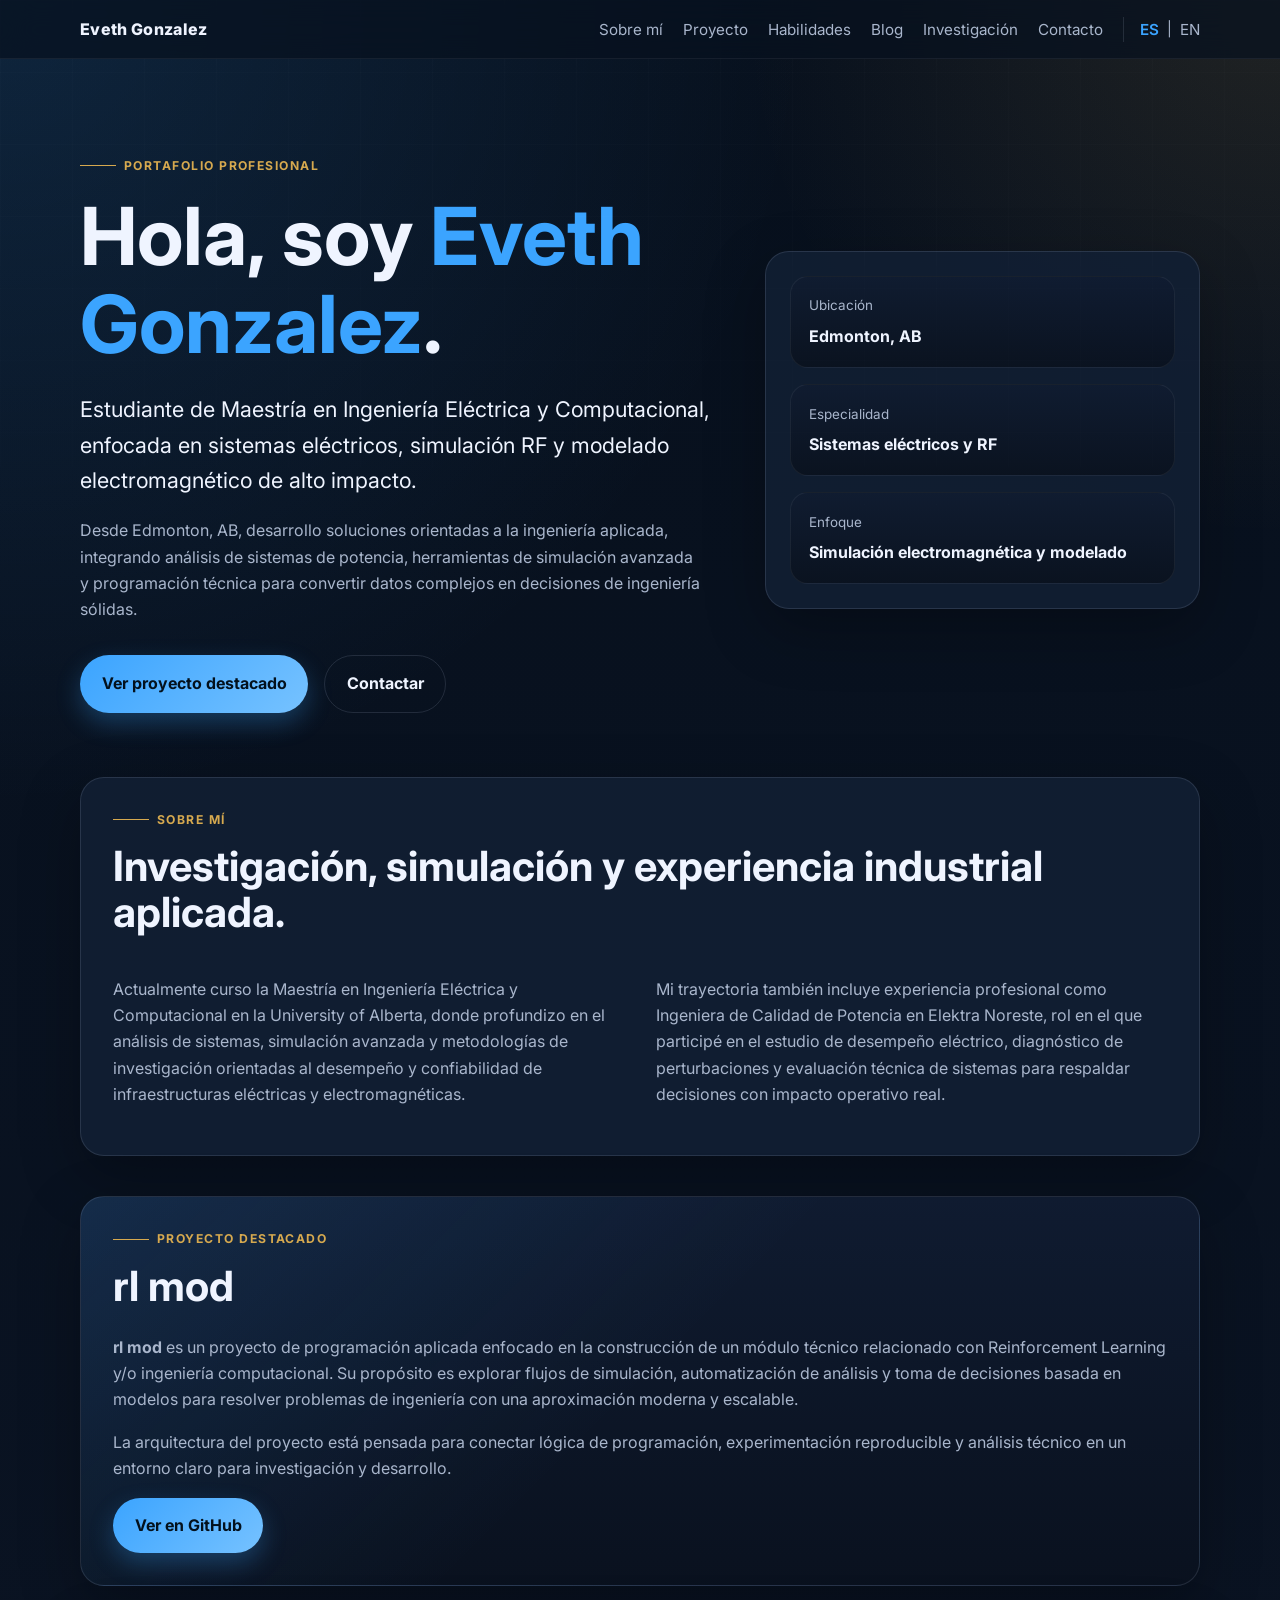
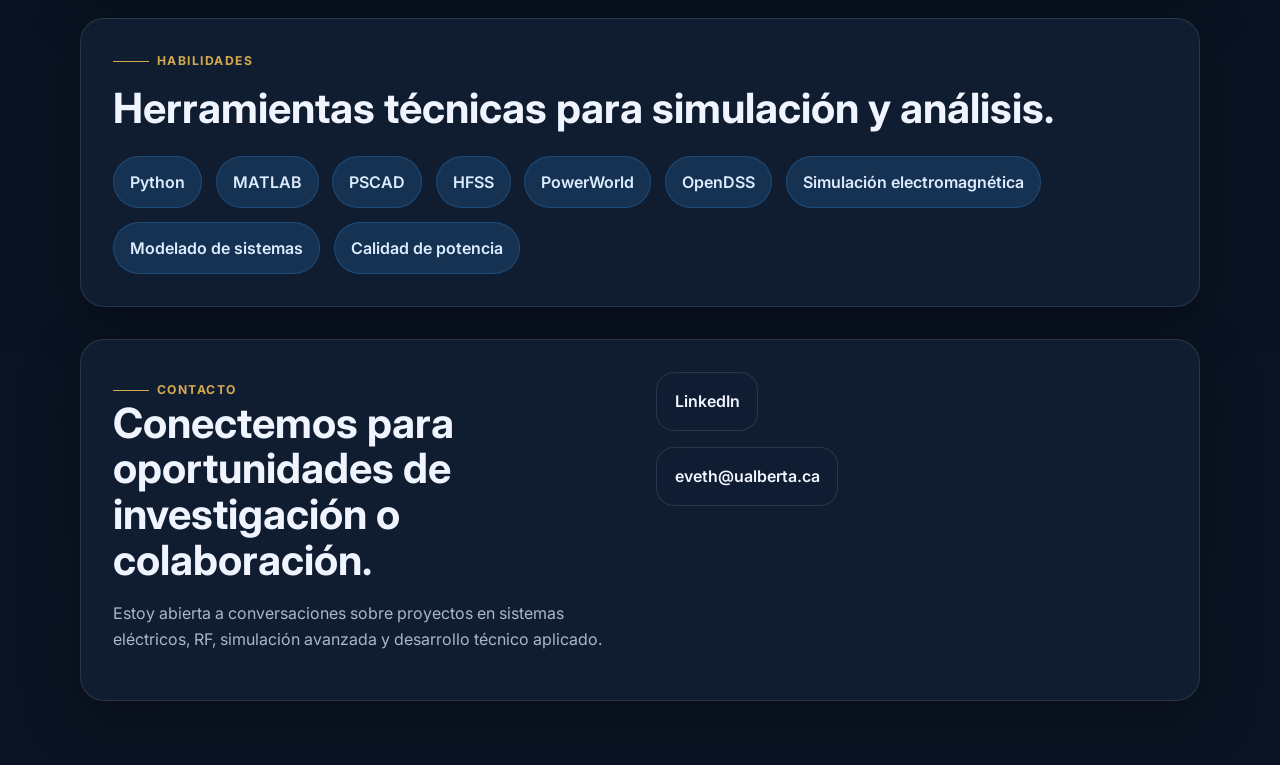
<file: index.html>
<!DOCTYPE html>
<html lang="es">
  <head>
    <meta charset="UTF-8" />
    <meta name="viewport" content="width=device-width, initial-scale=1.0" />
    <meta
      name="description"
      content="Portafolio profesional de Eveth Gonzalez, especialista en simulación electromagnética, modelado de sistemas y calidad de potencia."
    />
    <title>Eveth Gonzalez | Portafolio Profesional</title>
    <link rel="preconnect" href="https://fonts.googleapis.com" />
    <link rel="preconnect" href="https://fonts.gstatic.com" crossorigin />
    <link
      href="https://fonts.googleapis.com/css2?family=Inter:wght@400;500;600;700;800&display=swap"
      rel="stylesheet"
    />
    <link rel="stylesheet" href="style.css" />
  </head>
  <body>
    <header class="site-header">
      <div class="container nav-wrapper">
        <a class="brand" href="#hero">Eveth Gonzalez</a>
        <nav class="site-nav" aria-label="Navegación principal">
          <a href="#about">Sobre mí</a>
          <a href="#project">Proyecto</a>
          <a href="#skills">Habilidades</a>
          <a href="blog.html">Blog</a>
          <a href="investigacion.html">Investigación</a>
          <a href="#contact">Contacto</a>
          <div class="lang-switcher">
            <a href="index.html" class="active" style="color: var(--accent); font-weight: 600;">ES</a> | <a href="index-en.html">EN</a>
          </div>
        </nav>
      </div>
    </header>

    <main>
      <section id="hero" class="hero-section">
        <div class="container hero-grid">
          <div class="hero-copy">
            <span class="eyebrow">Portafolio profesional</span>
            <h1>Hola, soy <span>Eveth Gonzalez</span>.</h1>
            <p class="hero-subtitle">
              Estudiante de Maestría en Ingeniería Eléctrica y Computacional,
              enfocada en sistemas eléctricos, simulación RF y modelado
              electromagnético de alto impacto.
            </p>
            <p class="hero-description">
              Desde Edmonton, AB, desarrollo soluciones orientadas a la
              ingeniería aplicada, integrando análisis de sistemas de potencia,
              herramientas de simulación avanzada y programación técnica para
              convertir datos complejos en decisiones de ingeniería sólidas.
            </p>
            <div class="hero-actions">
              <a class="button button-primary" href="#project">Ver proyecto destacado</a>
              <a class="button button-secondary" href="#contact">Contactar</a>
            </div>
          </div>

          <aside class="hero-card" aria-label="Resumen profesional">
            <div class="stat-card">
              <span class="stat-label">Ubicación</span>
              <strong>Edmonton, AB</strong>
            </div>
            <div class="stat-card">
              <span class="stat-label">Especialidad</span>
              <strong>Sistemas eléctricos y RF</strong>
            </div>
            <div class="stat-card">
              <span class="stat-label">Enfoque</span>
              <strong>Simulación electromagnética y modelado</strong>
            </div>
          </aside>
        </div>
      </section>

      <section id="about" class="content-section">
        <div class="container section-shell">
          <div class="section-heading">
            <span class="section-tag">Sobre mí</span>
            <h2>Investigación, simulación y experiencia industrial aplicada.</h2>
          </div>
          <div class="section-content two-column">
            <p>
              Actualmente curso la Maestría en Ingeniería Eléctrica y
              Computacional en la University of Alberta, donde profundizo en el
              análisis de sistemas, simulación avanzada y metodologías de
              investigación orientadas al desempeño y confiabilidad de
              infraestructuras eléctricas y electromagnéticas.
            </p>
            <p>
              Mi trayectoria también incluye experiencia profesional como
              Ingeniera de Calidad de Potencia en Elektra Noreste, rol en el que
              participé en el estudio de desempeño eléctrico, diagnóstico de
              perturbaciones y evaluación técnica de sistemas para respaldar
              decisiones con impacto operativo real.
            </p>
          </div>
        </div>
      </section>

      <section id="project" class="content-section project-section">
        <div class="container section-shell project-card">
          <div class="section-heading compact">
            <span class="section-tag">Proyecto destacado</span>
            <h2>rl mod</h2>
          </div>
          <p>
            <strong>rl mod</strong> es un proyecto de programación aplicada
            enfocado en la construcción de un módulo técnico relacionado con
            Reinforcement Learning y/o ingeniería computacional. Su propósito es
            explorar flujos de simulación, automatización de análisis y toma de
            decisiones basada en modelos para resolver problemas de ingeniería
            con una aproximación moderna y escalable.
          </p>
          <p>
            La arquitectura del proyecto está pensada para conectar lógica de
            programación, experimentación reproducible y análisis técnico en un
            entorno claro para investigación y desarrollo.
          </p>
          <a
            class="button button-primary"
            href="https://github.com/"
            target="_blank"
            rel="noreferrer"
          >
            Ver en GitHub
          </a>
        </div>
      </section>

      <section id="skills" class="content-section">
        <div class="container section-shell">
          <div class="section-heading compact">
            <span class="section-tag">Habilidades</span>
            <h2>Herramientas técnicas para simulación y análisis.</h2>
          </div>
          <div class="tags" aria-label="Habilidades técnicas">
            <span class="tag">Python</span>
            <span class="tag">MATLAB</span>
            <span class="tag">PSCAD</span>
            <span class="tag">HFSS</span>
            <span class="tag">PowerWorld</span>
            <span class="tag">OpenDSS</span>
            <span class="tag">Simulación electromagnética</span>
            <span class="tag">Modelado de sistemas</span>
            <span class="tag">Calidad de potencia</span>
          </div>
        </div>
      </section>

      <section id="contact" class="content-section contact-section">
        <div class="container section-shell contact-grid">
          <div>
            <span class="section-tag">Contacto</span>
            <h2>Conectemos para oportunidades de investigación o colaboración.</h2>
            <p>
              Estoy abierta a conversaciones sobre proyectos en sistemas
              eléctricos, RF, simulación avanzada y desarrollo técnico aplicado.
            </p>
          </div>
          <div class="contact-links">
            <a href="https://linkedin.com/in/eveth-gonzalez" target="_blank" rel="noreferrer">
              LinkedIn
            </a>
            <a href="mailto:eveth@ualberta.ca">eveth@ualberta.ca</a>
          </div>
        </div>
      </section>
    </main>
  </body>
</html>
</file>
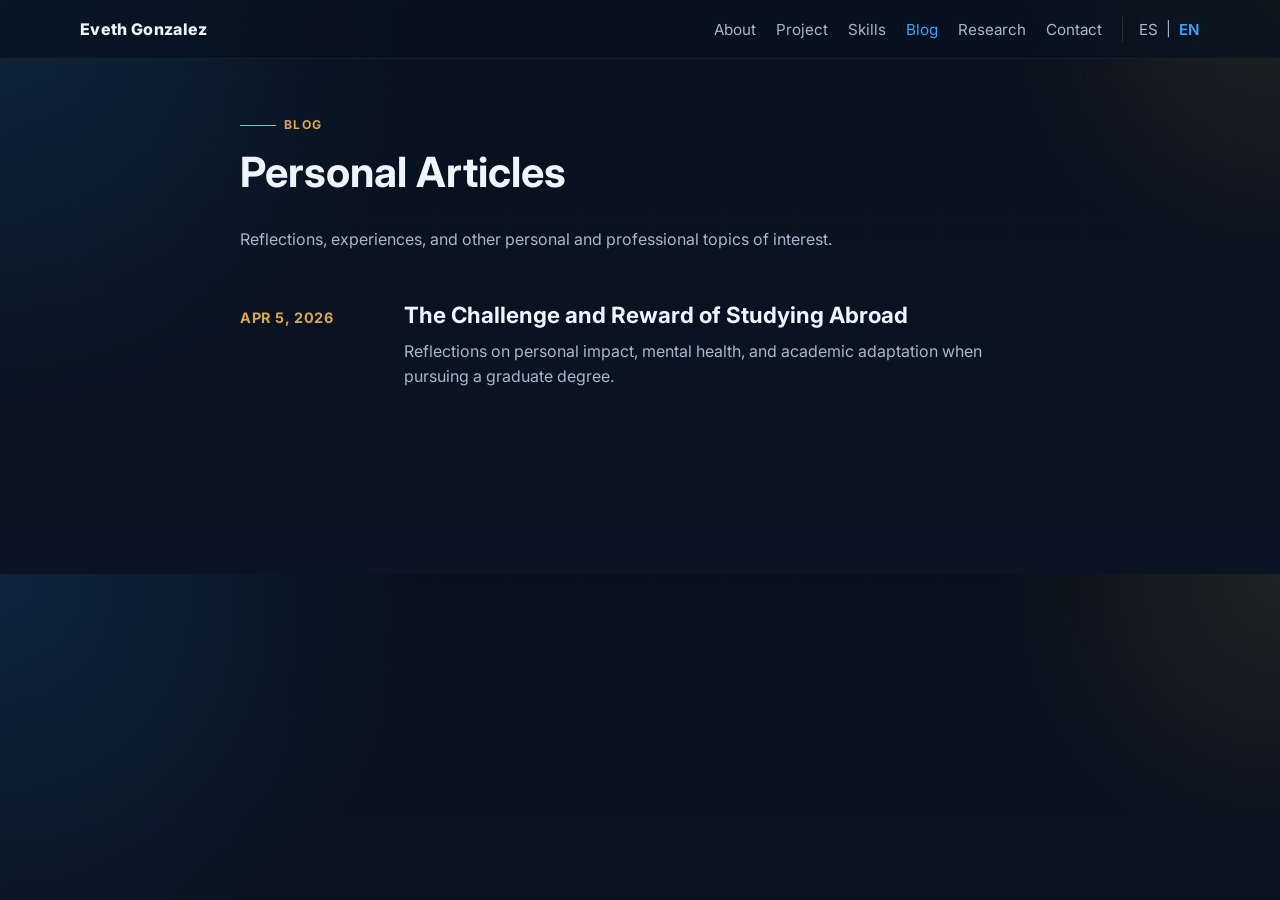
<file: blog-en.html>
<!DOCTYPE html>
<html lang="en">

<head>
  <meta charset="UTF-8" />
  <meta name="viewport" content="width=device-width, initial-scale=1.0" />
  <meta name="description" content="Blog and research articles by Eveth Gonzalez." />
  <title>Blog | Eveth Gonzalez</title>
  <link rel="preconnect" href="https://fonts.googleapis.com" />
  <link rel="preconnect" href="https://fonts.gstatic.com" crossorigin />
  <link href="https://fonts.googleapis.com/css2?family=Inter:wght@400;500;600;700;800&display=swap" rel="stylesheet" />
  <link rel="stylesheet" href="style.css" />
</head>

<body>
  <header class="site-header">
    <div class="container nav-wrapper">
      <a class="brand" href="index-en.html">Eveth Gonzalez</a>
      <nav class="site-nav" aria-label="Main Navigation">
        <a href="index-en.html#about">About</a>
        <a href="index-en.html#project">Project</a>
        <a href="index-en.html#skills">Skills</a>
        <a href="blog-en.html" class="active" style="color: var(--accent);">Blog</a>
        <a href="investigacion-en.html">Research</a>
        <a href="index-en.html#contact">Contact</a>
        <div class="lang-switcher">
          <a href="blog.html">ES</a> | <a href="blog-en.html" class="active"
            style="color: var(--accent); font-weight: 600;">EN</a>
        </div>
      </nav>
    </div>
  </header>

  <main class="page-content">
    <section class="content-section">
      <div class="container blog-list-container">
        <!-- PERSONAL ARTICLES SECTION -->
        <div class="section-heading compact">
          <span class="section-tag">Blog</span>
          <h2>Personal Articles</h2>
          <p style="color: var(--muted)">Reflections, experiences, and other personal and professional topics of
            interest.</p>
        </div>

        <div class="blog-list" style="margin-bottom: 4rem;">
          <!-- Article: Studying Abroad -->
          <article class="blog-list-item">
            <div class="blog-item-meta">
              <span class="blog-date">Apr 5, 2026</span>
            </div>
            <div class="blog-item-content">
              <h3><a href="studying-abroad.html">The Challenge and Reward of Studying Abroad</a></h3>
              <p>Reflections on personal impact, mental health, and academic adaptation when pursuing a graduate degree.
              </p>
            </div>
          </article>
        </div>

      </div>
    </section>
  </main>
</body>

</html>
</file>
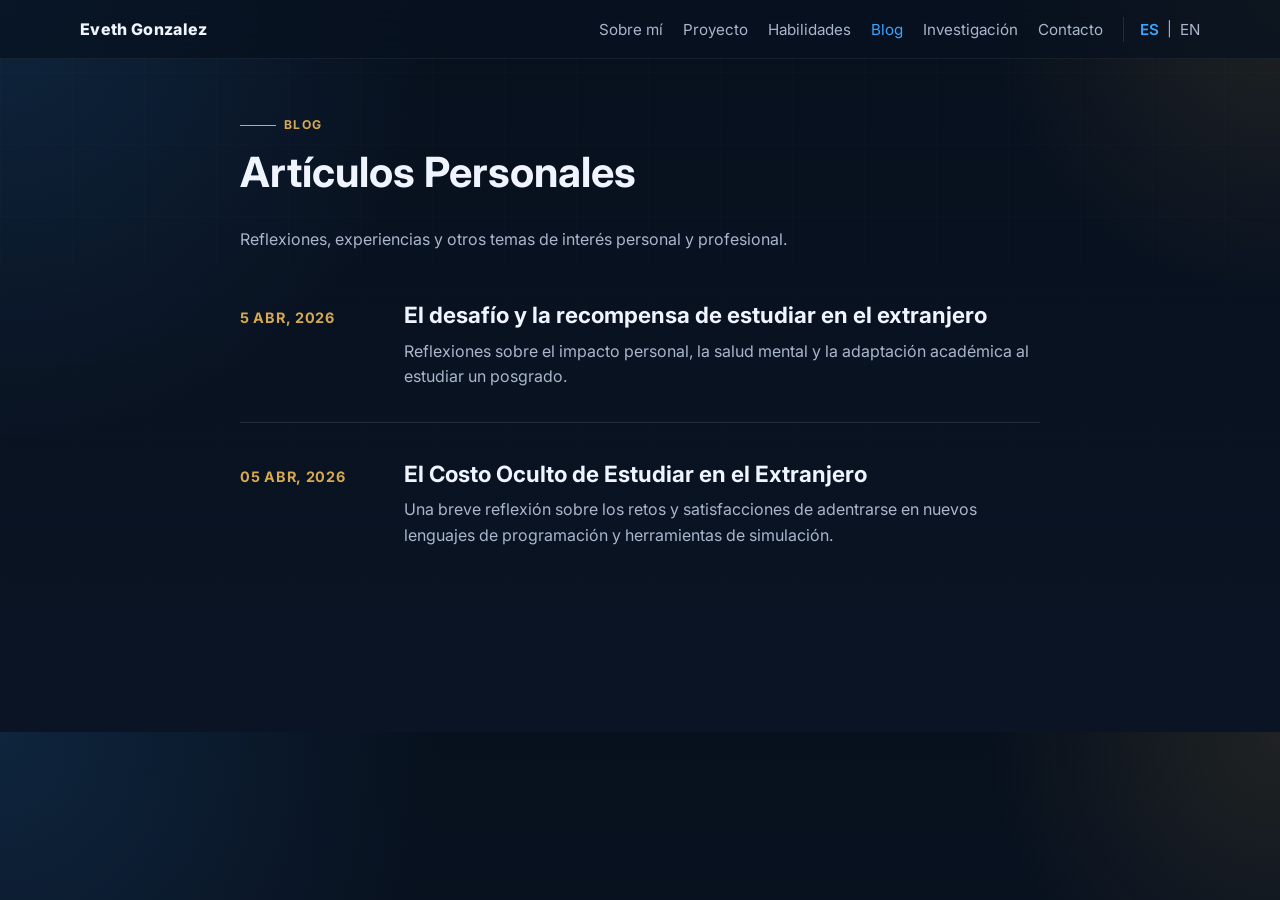
<file: blog.html>
<!DOCTYPE html>
<html lang="es">

<head>
  <meta charset="UTF-8" />
  <meta name="viewport" content="width=device-width, initial-scale=1.0" />
  <meta name="description" content="Blog y artículos de investigación de Eveth Gonzalez." />
  <title>Blog | Eveth Gonzalez</title>
  <link rel="preconnect" href="https://fonts.googleapis.com" />
  <link rel="preconnect" href="https://fonts.gstatic.com" crossorigin />
  <link href="https://fonts.googleapis.com/css2?family=Inter:wght@400;500;600;700;800&display=swap" rel="stylesheet" />
  <link rel="stylesheet" href="style.css" />
</head>

<body>
  <header class="site-header">
    <div class="container nav-wrapper">
      <a class="brand" href="index.html">Eveth Gonzalez</a>
      <nav class="site-nav" aria-label="Navegación principal">
        <a href="index.html#about">Sobre mí</a>
        <a href="index.html#project">Proyecto</a>
        <a href="index.html#skills">Habilidades</a>
        <a href="blog.html" class="active" style="color: var(--accent);">Blog</a>
        <a href="investigacion.html">Investigación</a>
        <a href="index.html#contact">Contacto</a>
        <div class="lang-switcher">
          <a href="blog.html" class="active" style="color: var(--accent); font-weight: 600;">ES</a> | <a href="blog-en.html">EN</a>
        </div>
      </nav>
    </div>
  </header>

  <main class="page-content">
    <section class="content-section">
      <div class="container blog-list-container">
        <!-- SECCIÓN DE ARTÍCULOS PERSONALES -->
        <div class="section-heading compact">
          <span class="section-tag">Blog</span>
          <h2>Artículos Personales</h2>
          <p style="color: var(--muted)">Reflexiones, experiencias y otros temas de interés personal y profesional.</p>
        </div>

        <div class="blog-list" style="margin-bottom: 4rem;">
          <!-- Artículo: Estudiar en el extranjero -->
          <article class="blog-list-item">
            <div class="blog-item-meta">
              <span class="blog-date">5 Abr, 2026</span>
            </div>
            <div class="blog-item-content">
              <h3><a href="estudiar-extranjero.html">El desafío y la recompensa de estudiar en el extranjero</a></h3>
              <p>Reflexiones sobre el impacto personal, la salud mental y la adaptación académica al estudiar un posgrado.</p>
            </div>
          </article>

          <!-- Artículo Personal de Ejemplo -->
          <article class="blog-list-item">
            <div class="blog-item-meta">
              <span class="blog-date">05 Abr, 2026</span>
            </div>
            <div class="blog-item-content">
              <h3><a href="plantilla-articulo.html">El Costo Oculto de Estudiar en el Extranjero</a></h3>
              <p>Una breve reflexión sobre los retos y satisfacciones de adentrarse en nuevos lenguajes de programación
                y herramientas de simulación.</p>
            </div>
          </article>
        </div>


      </div>
    </section>
  </main>
</body>

</html>
</file>
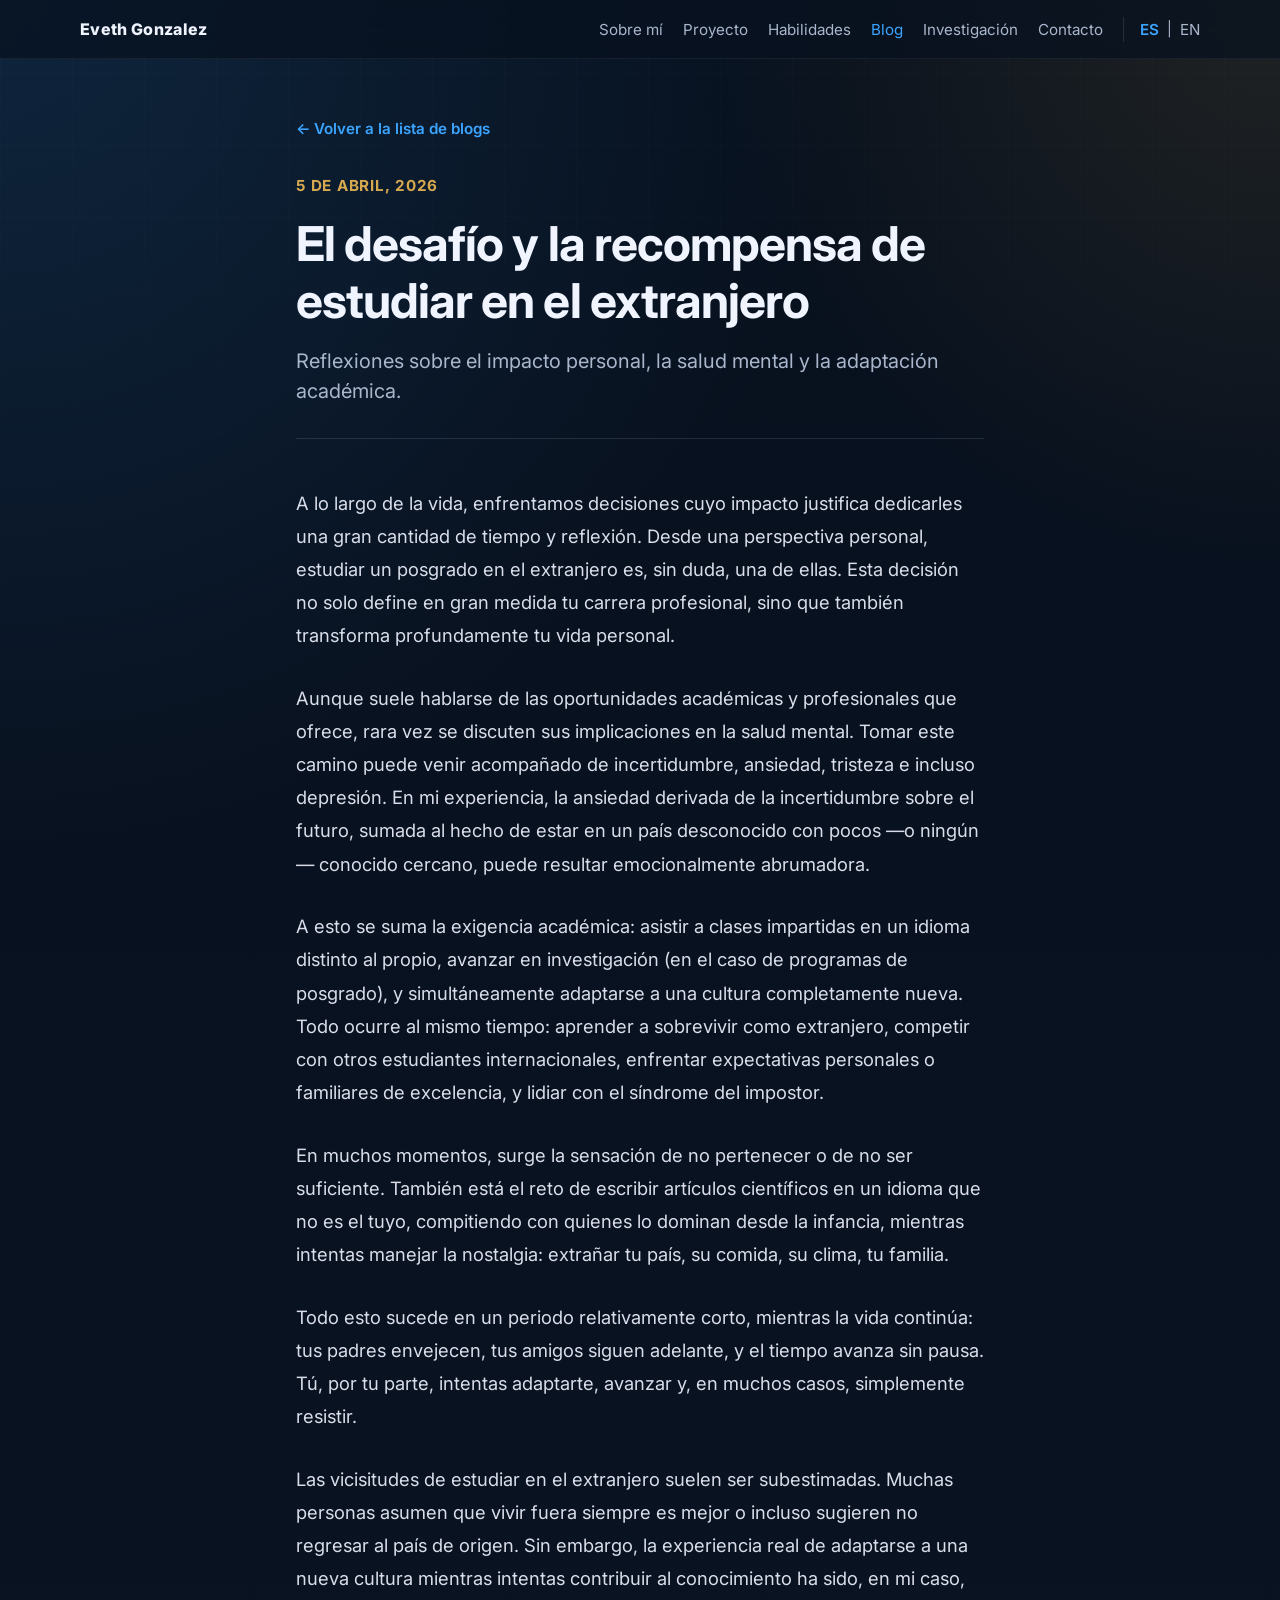
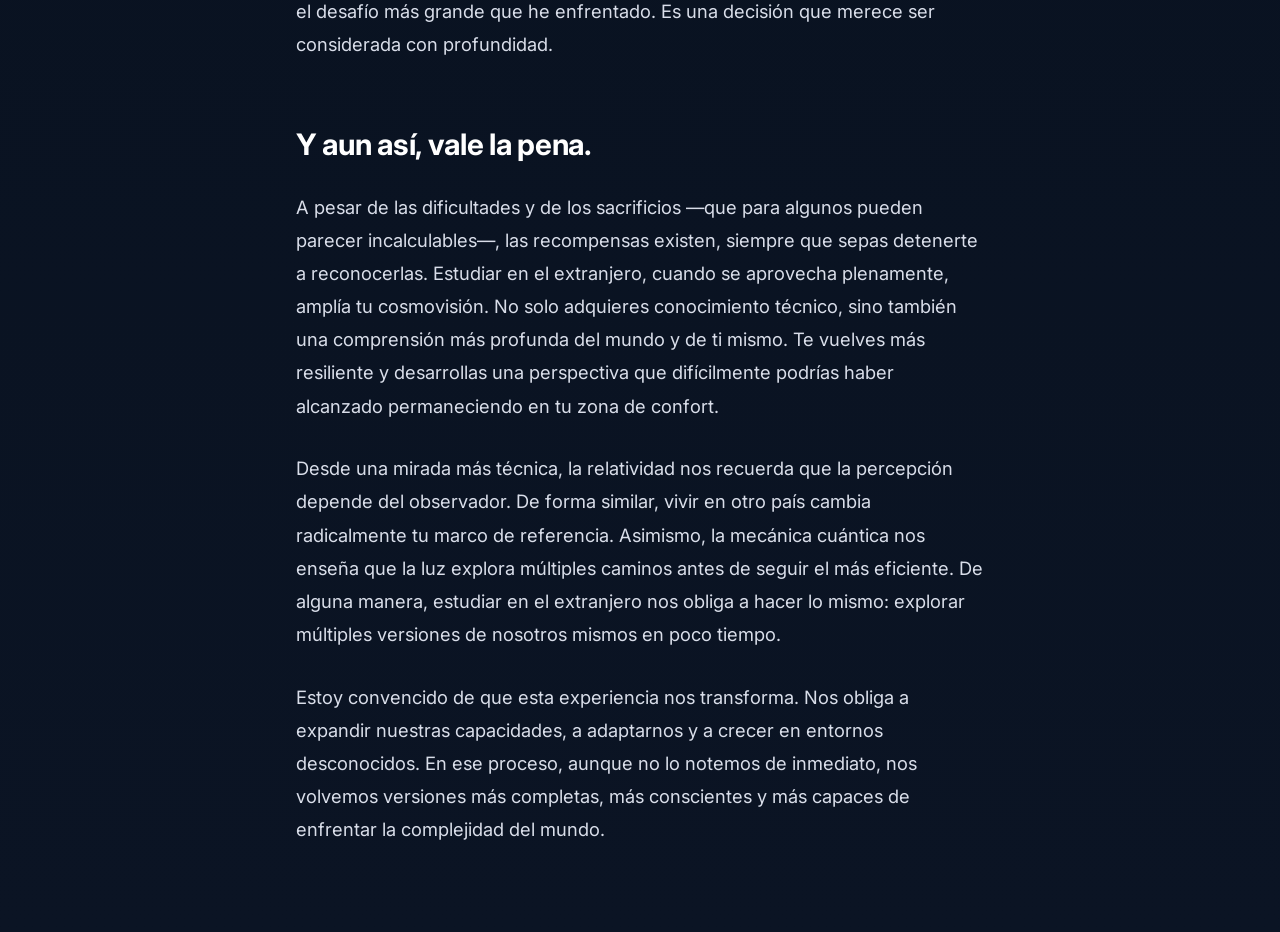
<file: estudiar-extranjero.html>
<!DOCTYPE html>
<html lang="es">
  <head>
    <meta charset="UTF-8" />
    <meta name="viewport" content="width=device-width, initial-scale=1.0" />
    <meta name="description" content="Reflexiones sobre el impacto personal, la salud mental y la adaptación académica al estudiar un posgrado en el extranjero." />
    <title>El desafío y la recompensa de estudiar en el extranjero | Eveth Gonzalez</title>
    <link rel="preconnect" href="https://fonts.googleapis.com" />
    <link rel="preconnect" href="https://fonts.gstatic.com" crossorigin />
    <link href="https://fonts.googleapis.com/css2?family=Inter:wght@400;500;600;700;800&display=swap" rel="stylesheet" />
    <link rel="stylesheet" href="style.css" />
  </head>
  <body>
    <header class="site-header">
      <div class="container nav-wrapper">
        <a class="brand" href="index.html">Eveth Gonzalez</a>
        <nav class="site-nav" aria-label="Navegación principal">
          <a href="index.html#about">Sobre mí</a>
          <a href="index.html#project">Proyecto</a>
          <a href="index.html#skills">Habilidades</a>
          <a href="blog.html" class="active" style="color: var(--accent);">Blog</a>
          <a href="investigacion.html">Investigación</a>
          <a href="index.html#contact">Contacto</a>
          <div class="lang-switcher">
            <a href="estudiar-extranjero.html" class="active" style="color: var(--accent); font-weight: 600;">ES</a> | <a href="studying-abroad.html">EN</a>
          </div>
        </nav>
      </div>
    </header>

    <main class="page-content">
      <article class="article-container">
        <header class="article-header">
          <a href="blog.html" class="back-link">&larr; Volver a la lista de blogs</a>
          <span class="article-date">5 de Abril, 2026</span>
          <h1>El desafío y la recompensa de estudiar en el extranjero</h1>
          <p class="article-subtitle">Reflexiones sobre el impacto personal, la salud mental y la adaptación académica.</p>
        </header>

        <div class="article-body">
          <p>A lo largo de la vida, enfrentamos decisiones cuyo impacto justifica dedicarles una gran cantidad de tiempo y reflexión. Desde una perspectiva personal, estudiar un posgrado en el extranjero es, sin duda, una de ellas. Esta decisión no solo define en gran medida tu carrera profesional, sino que también transforma profundamente tu vida personal.</p>
          <p>Aunque suele hablarse de las oportunidades académicas y profesionales que ofrece, rara vez se discuten sus implicaciones en la salud mental. Tomar este camino puede venir acompañado de incertidumbre, ansiedad, tristeza e incluso depresión. En mi experiencia, la ansiedad derivada de la incertidumbre sobre el futuro, sumada al hecho de estar en un país desconocido con pocos —o ningún— conocido cercano, puede resultar emocionalmente abrumadora.</p>
          <p>A esto se suma la exigencia académica: asistir a clases impartidas en un idioma distinto al propio, avanzar en investigación (en el caso de programas de posgrado), y simultáneamente adaptarse a una cultura completamente nueva. Todo ocurre al mismo tiempo: aprender a sobrevivir como extranjero, competir con otros estudiantes internacionales, enfrentar expectativas personales o familiares de excelencia, y lidiar con el síndrome del impostor.</p>
          <p>En muchos momentos, surge la sensación de no pertenecer o de no ser suficiente. También está el reto de escribir artículos científicos en un idioma que no es el tuyo, compitiendo con quienes lo dominan desde la infancia, mientras intentas manejar la nostalgia: extrañar tu país, su comida, su clima, tu familia.</p>
          <p>Todo esto sucede en un periodo relativamente corto, mientras la vida continúa: tus padres envejecen, tus amigos siguen adelante, y el tiempo avanza sin pausa. Tú, por tu parte, intentas adaptarte, avanzar y, en muchos casos, simplemente resistir.</p>
          <p>Las vicisitudes de estudiar en el extranjero suelen ser subestimadas. Muchas personas asumen que vivir fuera siempre es mejor o incluso sugieren no regresar al país de origen. Sin embargo, la experiencia real de adaptarse a una nueva cultura mientras intentas contribuir al conocimiento ha sido, en mi caso, el desafío más grande que he enfrentado. Es una decisión que merece ser considerada con profundidad.</p>
          
          <h2>Y aun así, vale la pena.</h2>
          <p>A pesar de las dificultades y de los sacrificios —que para algunos pueden parecer incalculables—, las recompensas existen, siempre que sepas detenerte a reconocerlas. Estudiar en el extranjero, cuando se aprovecha plenamente, amplía tu cosmovisión. No solo adquieres conocimiento técnico, sino también una comprensión más profunda del mundo y de ti mismo. Te vuelves más resiliente y desarrollas una perspectiva que difícilmente podrías haber alcanzado permaneciendo en tu zona de confort.</p>
          <p>Desde una mirada más técnica, la relatividad nos recuerda que la percepción depende del observador. De forma similar, vivir en otro país cambia radicalmente tu marco de referencia. Asimismo, la mecánica cuántica nos enseña que la luz explora múltiples caminos antes de seguir el más eficiente. De alguna manera, estudiar en el extranjero nos obliga a hacer lo mismo: explorar múltiples versiones de nosotros mismos en poco tiempo.</p>
          <p>Estoy convencido de que esta experiencia nos transforma. Nos obliga a expandir nuestras capacidades, a adaptarnos y a crecer en entornos desconocidos. En ese proceso, aunque no lo notemos de inmediato, nos volvemos versiones más completas, más conscientes y más capaces de enfrentar la complejidad del mundo.</p>
        </div>
      </article>
    </main>
  </body>
</html>
</file>
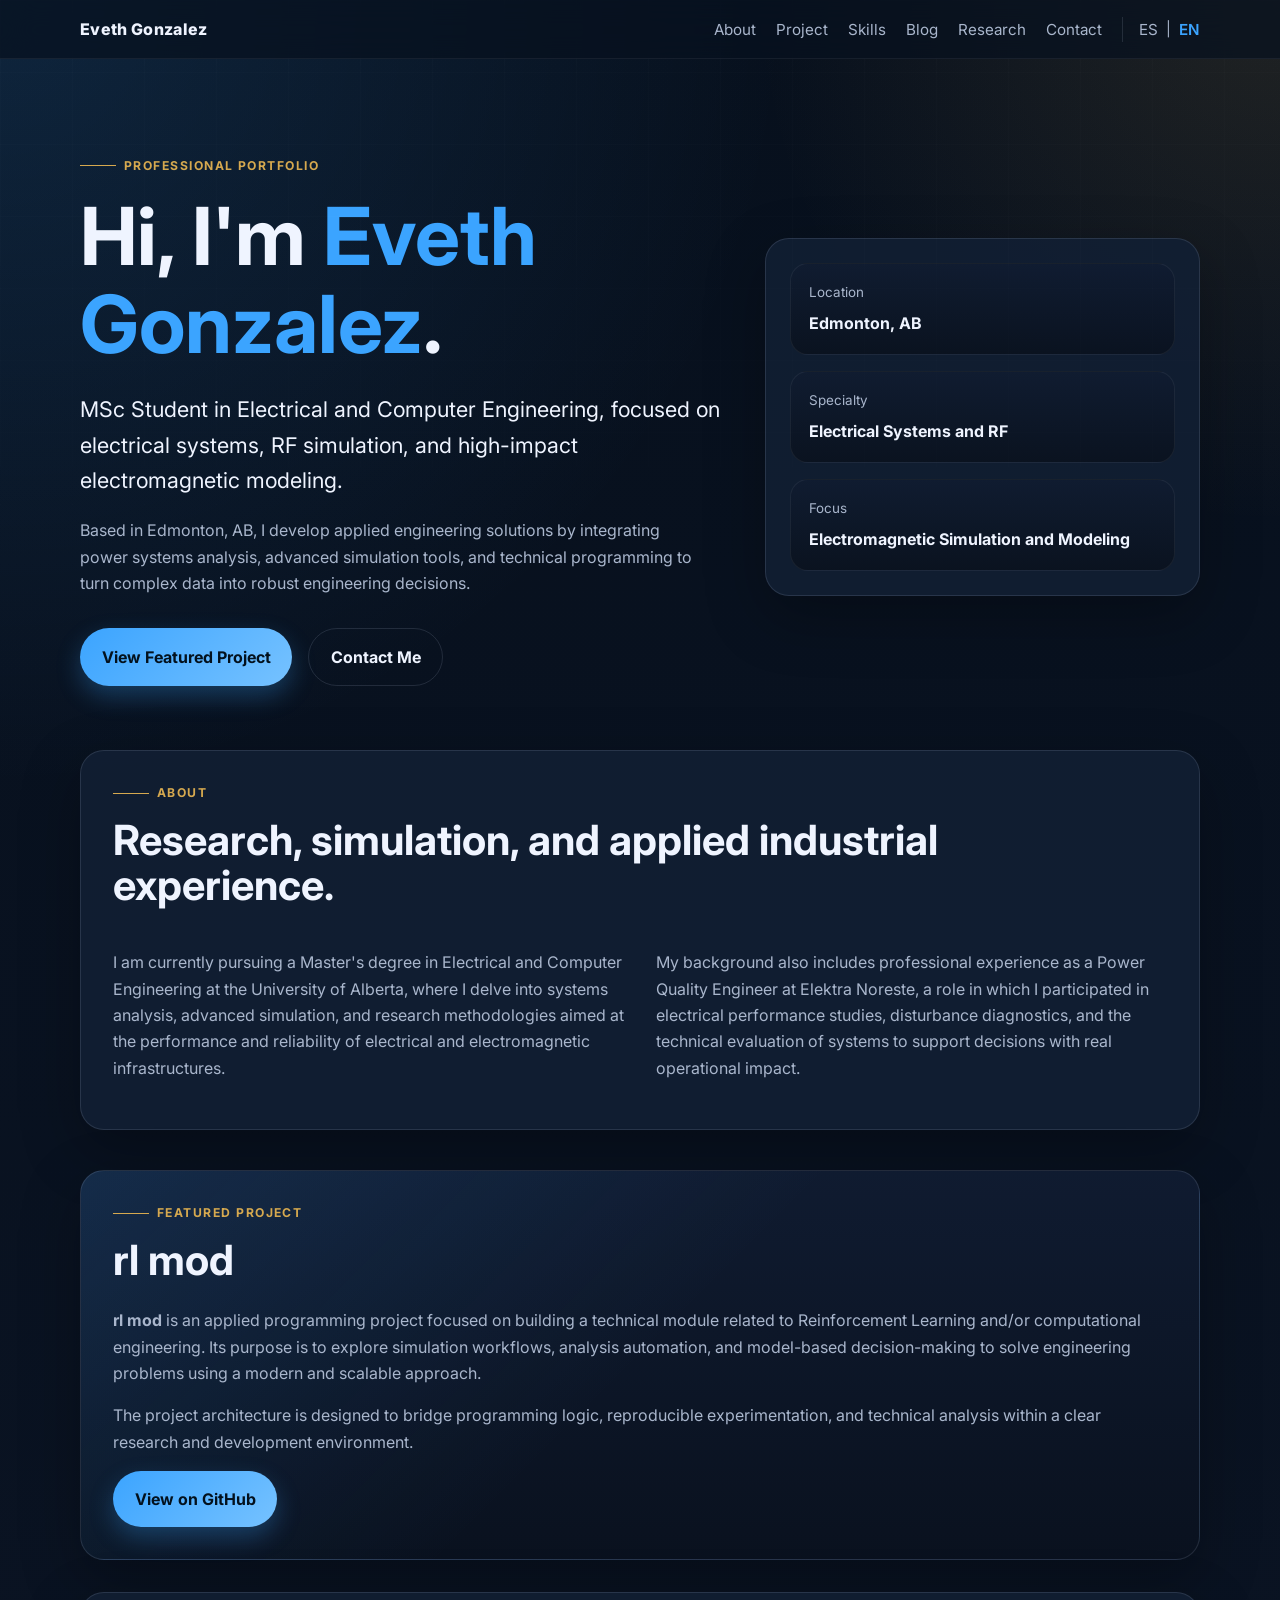
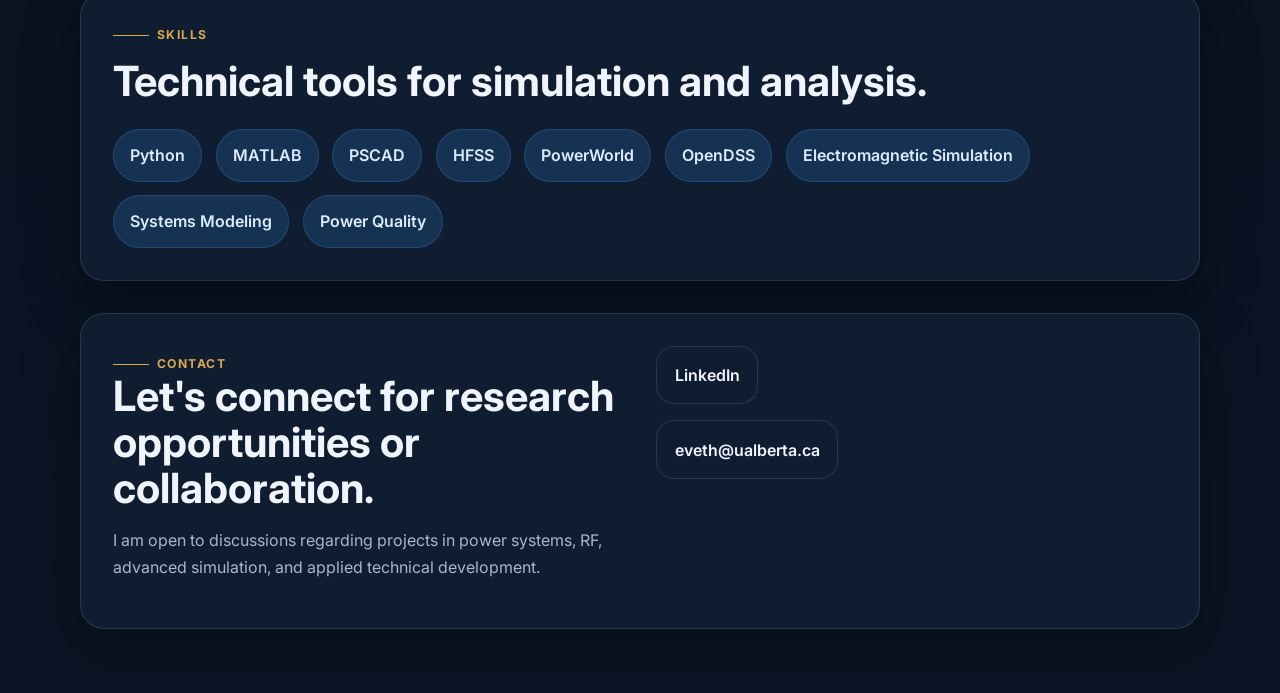
<file: index-en.html>
<!DOCTYPE html>
<html lang="en">
  <head>
    <meta charset="UTF-8" />
    <meta name="viewport" content="width=device-width, initial-scale=1.0" />
    <meta
      name="description"
      content="Professional portfolio of Eveth Gonzalez, specialist in electromagnetic simulation, systems modeling, and power quality."
    />
    <title>Eveth Gonzalez | Professional Portfolio</title>
    <link rel="preconnect" href="https://fonts.googleapis.com" />
    <link rel="preconnect" href="https://fonts.gstatic.com" crossorigin />
    <link
      href="https://fonts.googleapis.com/css2?family=Inter:wght@400;500;600;700;800&display=swap"
      rel="stylesheet"
    />
    <link rel="stylesheet" href="style.css" />
  </head>
  <body>
    <header class="site-header">
      <div class="container nav-wrapper">
        <a class="brand" href="#hero">Eveth Gonzalez</a>
        <nav class="site-nav" aria-label="Main Navigation">
          <a href="#about">About</a>
          <a href="#project">Project</a>
          <a href="#skills">Skills</a>
          <a href="blog-en.html">Blog</a>
          <a href="investigacion-en.html">Research</a>
          <a href="#contact">Contact</a>
          <div class="lang-switcher">
            <a href="index.html">ES</a> | <a href="index-en.html" class="active" style="color: var(--accent); font-weight: 600;">EN</a>
          </div>
        </nav>
      </div>
    </header>

    <main>
      <section id="hero" class="hero-section">
        <div class="container hero-grid">
          <div class="hero-copy">
            <span class="eyebrow">Professional Portfolio</span>
            <h1>Hi, I'm <span>Eveth Gonzalez</span>.</h1>
            <p class="hero-subtitle">
              MSc Student in Electrical and Computer Engineering, focused on electrical systems, RF simulation, and high-impact electromagnetic modeling.
            </p>
            <p class="hero-description">
              Based in Edmonton, AB, I develop applied engineering solutions by integrating power systems analysis, advanced simulation tools, and technical programming to turn complex data into robust engineering decisions.
            </p>
            <div class="hero-actions">
              <a class="button button-primary" href="#project">View Featured Project</a>
              <a class="button button-secondary" href="#contact">Contact Me</a>
            </div>
          </div>

          <aside class="hero-card" aria-label="Professional Summary">
            <div class="stat-card">
              <span class="stat-label">Location</span>
              <strong>Edmonton, AB</strong>
            </div>
            <div class="stat-card">
              <span class="stat-label">Specialty</span>
              <strong>Electrical Systems and RF</strong>
            </div>
            <div class="stat-card">
              <span class="stat-label">Focus</span>
              <strong>Electromagnetic Simulation and Modeling</strong>
            </div>
          </aside>
        </div>
      </section>

      <section id="about" class="content-section">
        <div class="container section-shell">
          <div class="section-heading">
            <span class="section-tag">About</span>
            <h2>Research, simulation, and applied industrial experience.</h2>
          </div>
          <div class="section-content two-column">
            <p>
              I am currently pursuing a Master's degree in Electrical and Computer Engineering at the University of Alberta, where I delve into systems analysis, advanced simulation, and research methodologies aimed at the performance and reliability of electrical and electromagnetic infrastructures.
            </p>
            <p>
              My background also includes professional experience as a Power Quality Engineer at Elektra Noreste, a role in which I participated in electrical performance studies, disturbance diagnostics, and the technical evaluation of systems to support decisions with real operational impact.
            </p>
          </div>
        </div>
      </section>

      <section id="project" class="content-section project-section">
        <div class="container section-shell project-card">
          <div class="section-heading compact">
            <span class="section-tag">Featured Project</span>
            <h2>rl mod</h2>
          </div>
          <p>
            <strong>rl mod</strong> is an applied programming project focused on building a technical module related to Reinforcement Learning and/or computational engineering. Its purpose is to explore simulation workflows, analysis automation, and model-based decision-making to solve engineering problems using a modern and scalable approach.
          </p>
          <p>
            The project architecture is designed to bridge programming logic, reproducible experimentation, and technical analysis within a clear research and development environment.
          </p>
          <a
            class="button button-primary"
            href="https://github.com/"
            target="_blank"
            rel="noreferrer"
          >
            View on GitHub
          </a>
        </div>
      </section>

      <section id="skills" class="content-section">
        <div class="container section-shell">
          <div class="section-heading compact">
            <span class="section-tag">Skills</span>
            <h2>Technical tools for simulation and analysis.</h2>
          </div>
          <div class="tags" aria-label="Technical Skills">
            <span class="tag">Python</span>
            <span class="tag">MATLAB</span>
            <span class="tag">PSCAD</span>
            <span class="tag">HFSS</span>
            <span class="tag">PowerWorld</span>
            <span class="tag">OpenDSS</span>
            <span class="tag">Electromagnetic Simulation</span>
            <span class="tag">Systems Modeling</span>
            <span class="tag">Power Quality</span>
          </div>
        </div>
      </section>

      <section id="contact" class="content-section contact-section">
        <div class="container section-shell contact-grid">
          <div>
            <span class="section-tag">Contact</span>
            <h2>Let's connect for research opportunities or collaboration.</h2>
            <p>
              I am open to discussions regarding projects in power systems, RF, advanced simulation, and applied technical development.
            </p>
          </div>
          <div class="contact-links">
            <a href="https://linkedin.com/in/eveth-gonzalez" target="_blank" rel="noreferrer">
              LinkedIn
            </a>
            <a href="mailto:eveth@ualberta.ca">eveth@ualberta.ca</a>
          </div>
        </div>
      </section>
    </main>
  </body>
</html>
</file>
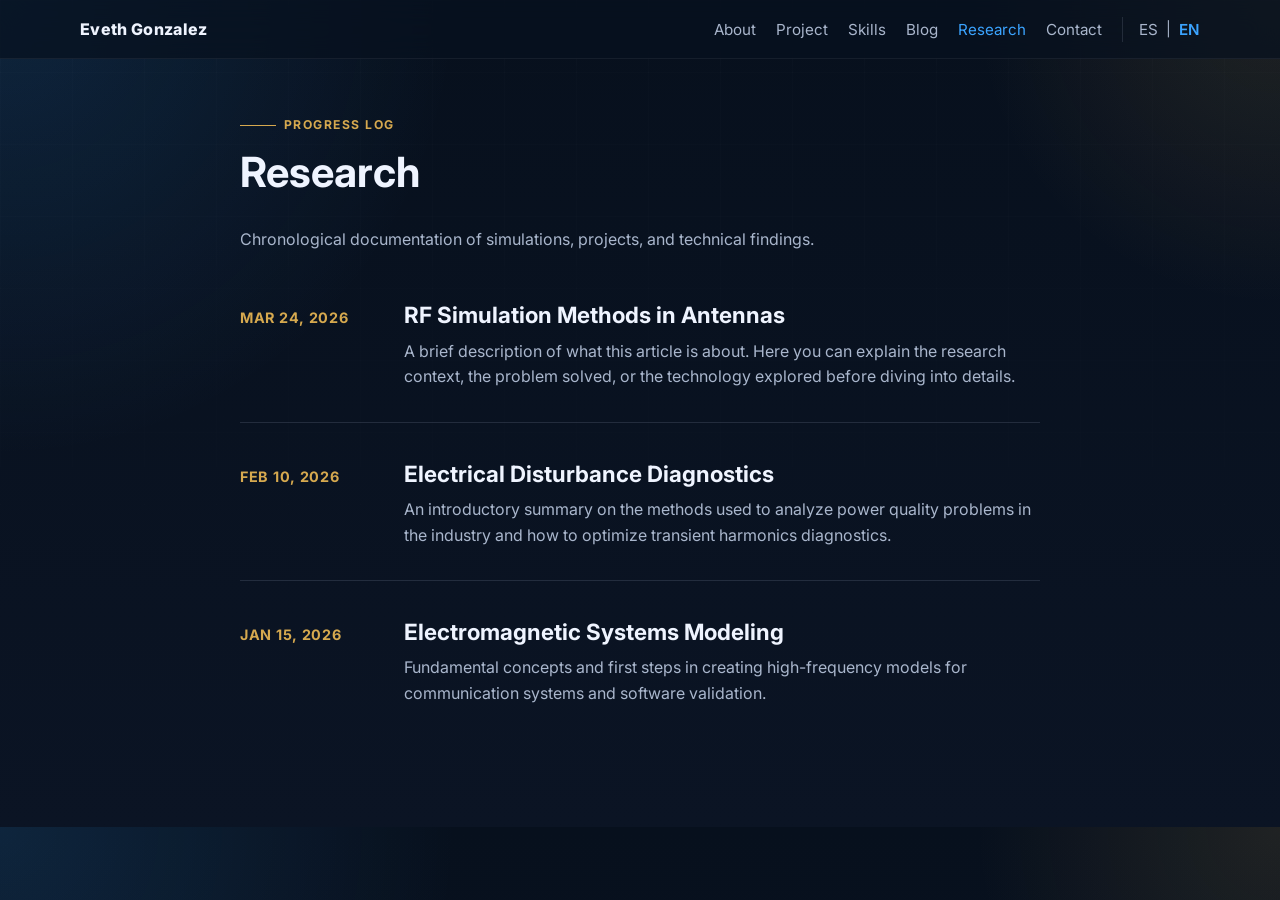
<file: investigacion-en.html>
<!DOCTYPE html>
<html lang="en">
  <head>
    <meta charset="UTF-8" />
    <meta name="viewport" content="width=device-width, initial-scale=1.0" />
    <meta name="description" content="Research articles by Eveth Gonzalez." />
    <title>Research | Eveth Gonzalez</title>
    <link rel="preconnect" href="https://fonts.googleapis.com" />
    <link rel="preconnect" href="https://fonts.gstatic.com" crossorigin />
    <link href="https://fonts.googleapis.com/css2?family=Inter:wght@400;500;600;700;800&display=swap" rel="stylesheet" />
    <link rel="stylesheet" href="style.css" />
  </head>
  <body>
    <header class="site-header">
      <div class="container nav-wrapper">
        <a class="brand" href="index-en.html">Eveth Gonzalez</a>
        <nav class="site-nav" aria-label="Main Navigation">
          <a href="index-en.html#about">About</a>
          <a href="index-en.html#project">Project</a>
          <a href="index-en.html#skills">Skills</a>
          <a href="blog-en.html">Blog</a>
          <a href="investigacion-en.html" class="active" style="color: var(--accent);">Research</a>
          <a href="index-en.html#contact">Contact</a>
          <div class="lang-switcher">
            <a href="investigacion.html">ES</a> | <a href="investigacion-en.html" class="active" style="color: var(--accent); font-weight: 600;">EN</a>
          </div>
        </nav>
      </div>
    </header>

    <main class="page-content">
      <section class="content-section">
        <div class="container blog-list-container">
          <div class="section-heading compact">
            <span class="section-tag">Progress Log</span>
            <h2>Research</h2>
            <p style="color: var(--muted)">Chronological documentation of simulations, projects, and technical findings.</p>
          </div>
          
          <div class="blog-list">
            <!-- Article 1 -->
            <article class="blog-list-item">
              <div class="blog-item-meta">
                <span class="blog-date">Mar 24, 2026</span>
              </div>
              <div class="blog-item-content">
                <h3><a href="plantilla-articulo-en.html">RF Simulation Methods in Antennas</a></h3>
                <p>A brief description of what this article is about. Here you can explain the research context, the problem solved, or the technology explored before diving into details.</p>
              </div>
            </article>

            <!-- Article 2 -->
            <article class="blog-list-item">
              <div class="blog-item-meta">
                <span class="blog-date">Feb 10, 2026</span>
              </div>
              <div class="blog-item-content">
                <h3><a href="plantilla-articulo-en.html">Electrical Disturbance Diagnostics</a></h3>
                <p>An introductory summary on the methods used to analyze power quality problems in the industry and how to optimize transient harmonics diagnostics.</p>
              </div>
            </article>

            <!-- Article 3 -->
            <article class="blog-list-item">
              <div class="blog-item-meta">
                <span class="blog-date">Jan 15, 2026</span>
              </div>
              <div class="blog-item-content">
                <h3><a href="plantilla-articulo-en.html">Electromagnetic Systems Modeling</a></h3>
                <p>Fundamental concepts and first steps in creating high-frequency models for communication systems and software validation.</p>
              </div>
            </article>
          </div>
        </div>
      </section>
    </main>
  </body>
</html>
</file>
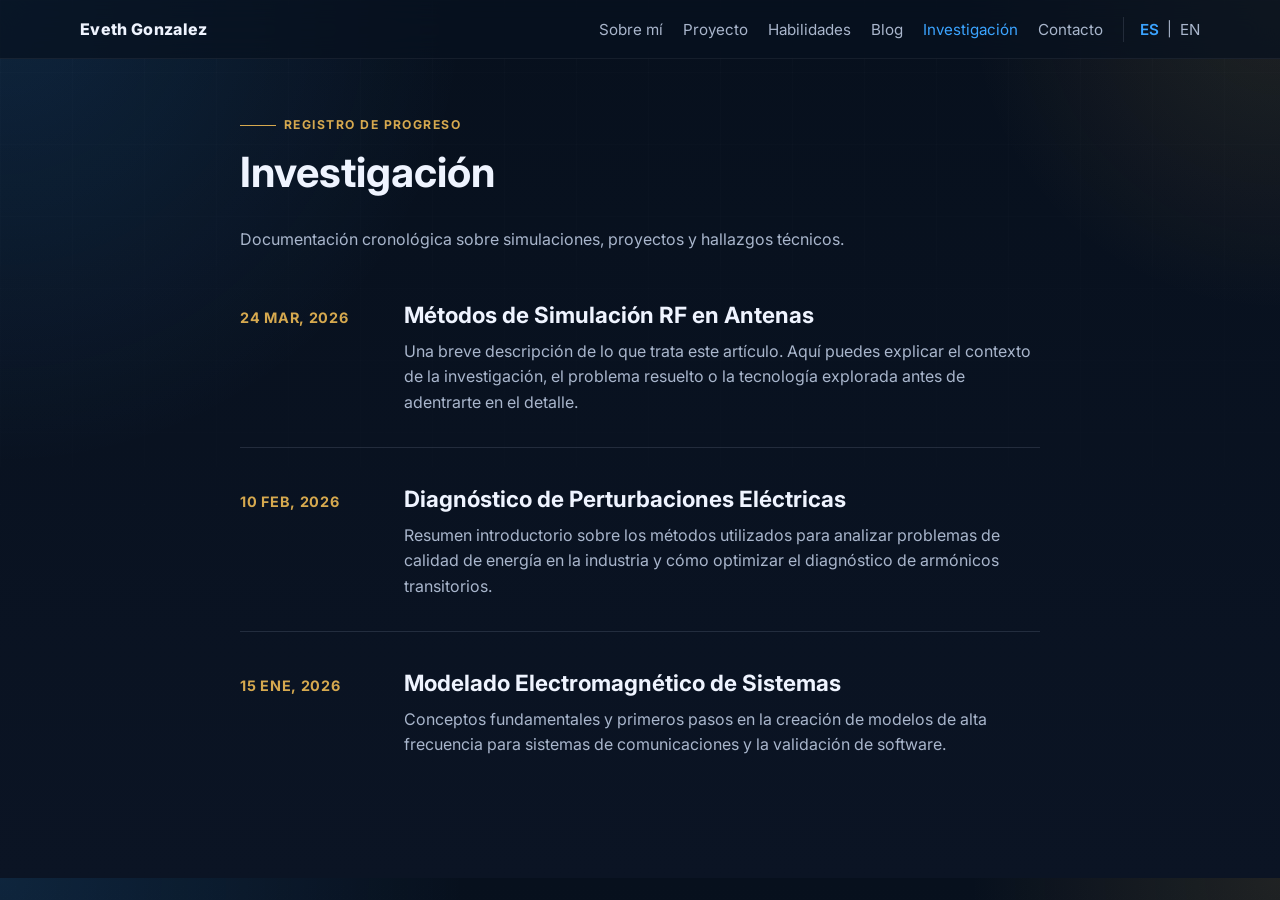
<file: investigacion.html>
<!DOCTYPE html>
<html lang="es">
  <head>
    <meta charset="UTF-8" />
    <meta name="viewport" content="width=device-width, initial-scale=1.0" />
    <meta name="description" content="Artículos de investigación de Eveth Gonzalez." />
    <title>Investigación | Eveth Gonzalez</title>
    <link rel="preconnect" href="https://fonts.googleapis.com" />
    <link rel="preconnect" href="https://fonts.gstatic.com" crossorigin />
    <link href="https://fonts.googleapis.com/css2?family=Inter:wght@400;500;600;700;800&display=swap" rel="stylesheet" />
    <link rel="stylesheet" href="style.css" />
  </head>
  <body>
    <header class="site-header">
      <div class="container nav-wrapper">
        <a class="brand" href="index.html">Eveth Gonzalez</a>
        <nav class="site-nav" aria-label="Navegación principal">
          <a href="index.html#about">Sobre mí</a>
          <a href="index.html#project">Proyecto</a>
          <a href="index.html#skills">Habilidades</a>
          <a href="blog.html">Blog</a>
          <a href="investigacion.html" class="active" style="color: var(--accent);">Investigación</a>
          <a href="index.html#contact">Contacto</a>
          <div class="lang-switcher">
            <a href="investigacion.html" class="active" style="color: var(--accent); font-weight: 600;">ES</a> | <a href="investigacion-en.html">EN</a>
          </div>
        </nav>
      </div>
    </header>

    <main class="page-content">
      <section class="content-section">
        <div class="container blog-list-container">
          <div class="section-heading compact">
            <span class="section-tag">Registro de progreso</span>
            <h2>Investigación</h2>
            <p style="color: var(--muted)">Documentación cronológica sobre simulaciones, proyectos y hallazgos técnicos.</p>
          </div>
          
          <div class="blog-list">
            <!-- Artículo 1 -->
            <article class="blog-list-item">
              <div class="blog-item-meta">
                <span class="blog-date">24 Mar, 2026</span>
              </div>
              <div class="blog-item-content">
                <h3><a href="plantilla-articulo.html">Métodos de Simulación RF en Antenas</a></h3>
                <p>Una breve descripción de lo que trata este artículo. Aquí puedes explicar el contexto de la investigación, el problema resuelto o la tecnología explorada antes de adentrarte en el detalle.</p>
              </div>
            </article>

            <!-- Artículo 2 -->
            <article class="blog-list-item">
              <div class="blog-item-meta">
                <span class="blog-date">10 Feb, 2026</span>
              </div>
              <div class="blog-item-content">
                <h3><a href="plantilla-articulo.html">Diagnóstico de Perturbaciones Eléctricas</a></h3>
                <p>Resumen introductorio sobre los métodos utilizados para analizar problemas de calidad de energía en la industria y cómo optimizar el diagnóstico de armónicos transitorios.</p>
              </div>
            </article>

            <!-- Artículo 3 -->
            <article class="blog-list-item">
              <div class="blog-item-meta">
                <span class="blog-date">15 Ene, 2026</span>
              </div>
              <div class="blog-item-content">
                <h3><a href="plantilla-articulo.html">Modelado Electromagnético de Sistemas</a></h3>
                <p>Conceptos fundamentales y primeros pasos en la creación de modelos de alta frecuencia para sistemas de comunicaciones y la validación de software.</p>
              </div>
            </article>
          </div>
        </div>
      </section>
    </main>
  </body>
</html>
</file>
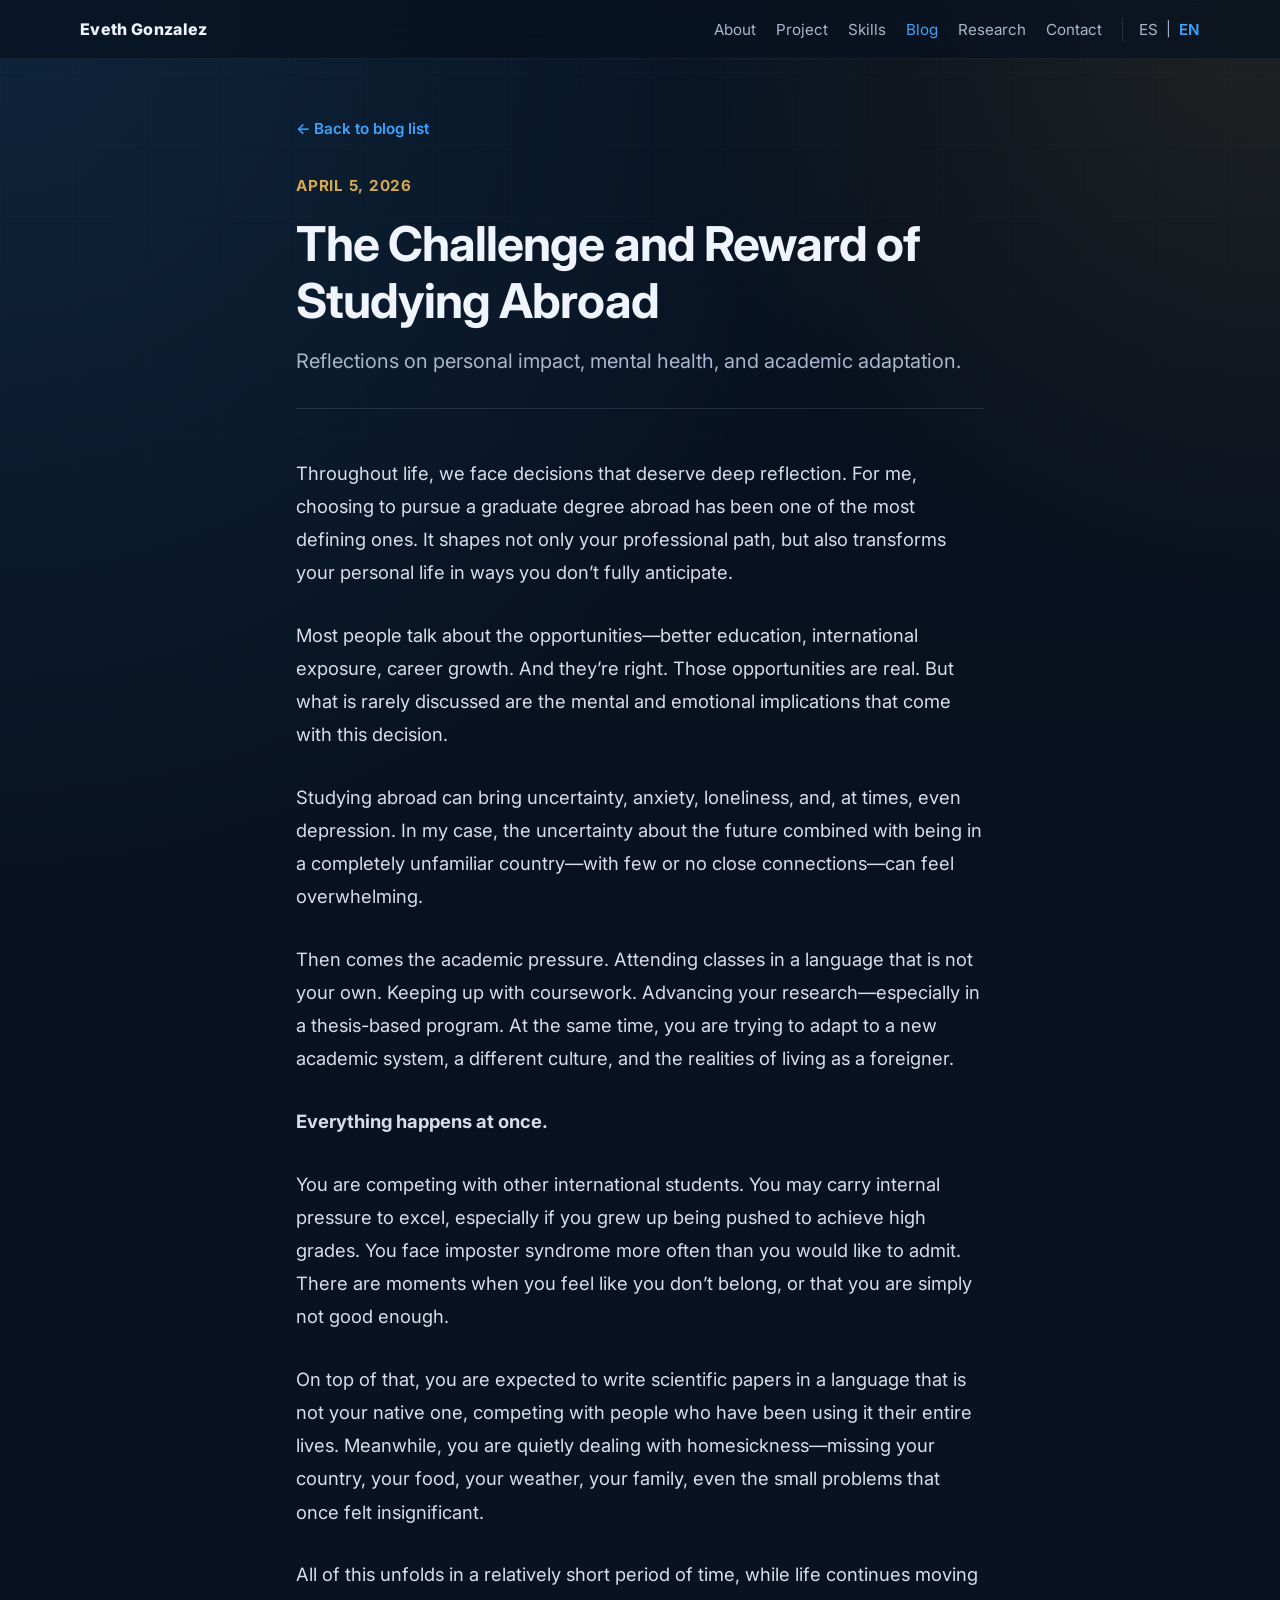
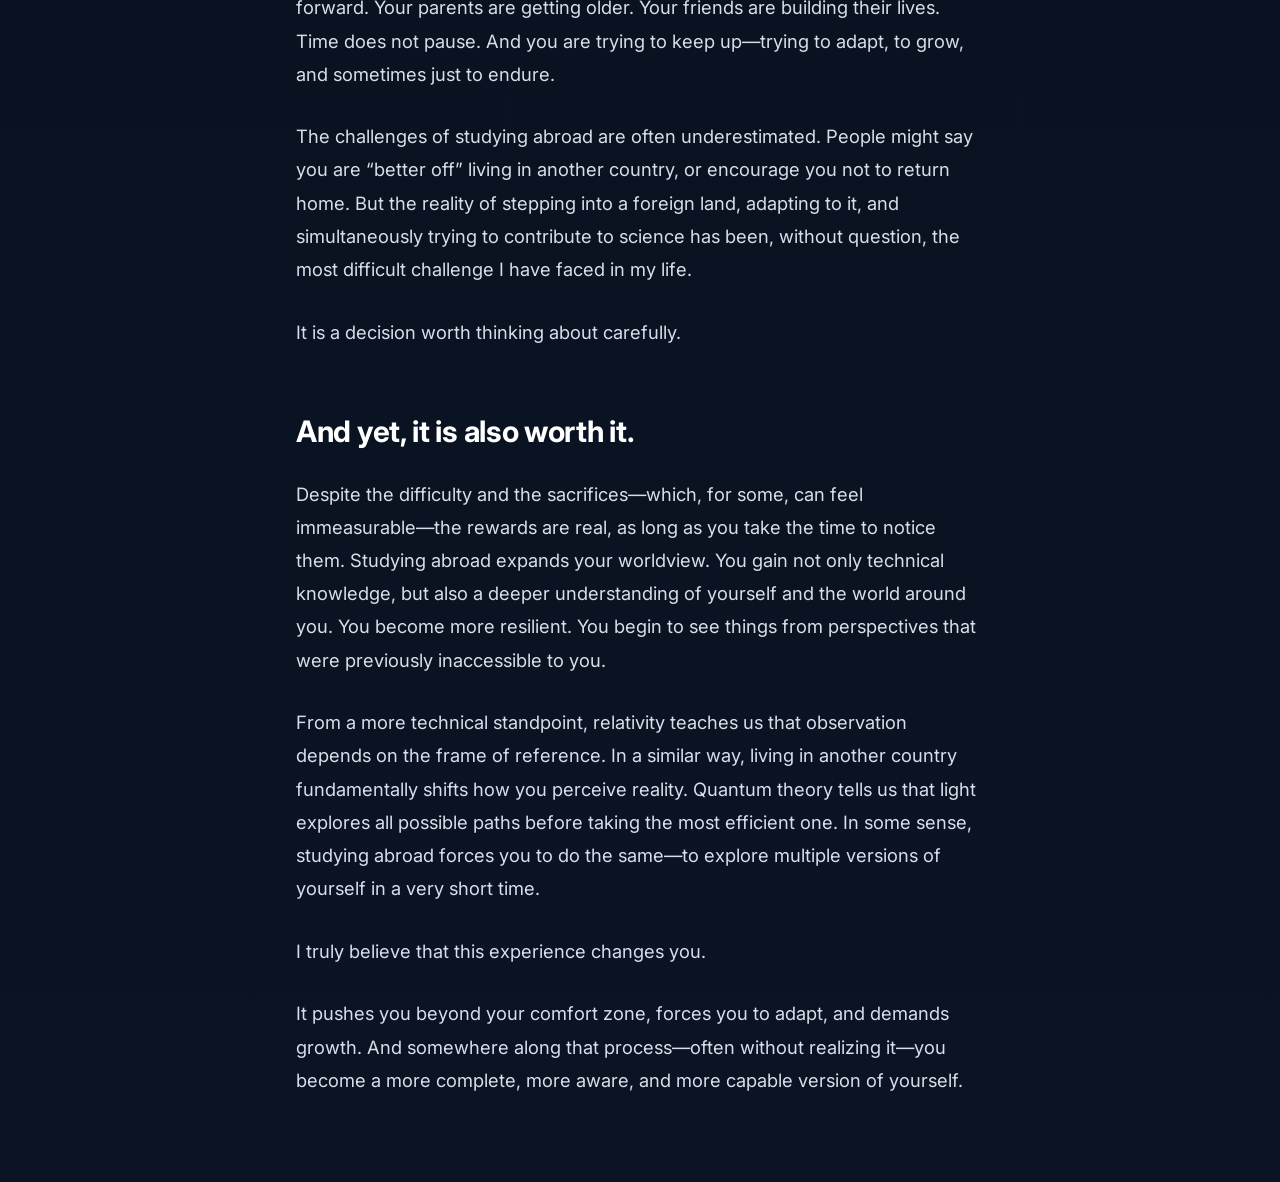
<file: studying-abroad.html>
<!DOCTYPE html>
<html lang="en">
  <head>
    <meta charset="UTF-8" />
    <meta name="viewport" content="width=device-width, initial-scale=1.0" />
    <meta name="description" content="Reflections on personal impact, mental health, and academic adaptation when pursuing a graduate degree abroad." />
    <title>The Challenge and Reward of Studying Abroad | Eveth Gonzalez</title>
    <link rel="preconnect" href="https://fonts.googleapis.com" />
    <link rel="preconnect" href="https://fonts.gstatic.com" crossorigin />
    <link href="https://fonts.googleapis.com/css2?family=Inter:wght@400;500;600;700;800&display=swap" rel="stylesheet" />
    <link rel="stylesheet" href="style.css" />
  </head>
  <body>
    <header class="site-header">
      <div class="container nav-wrapper">
        <a class="brand" href="index-en.html">Eveth Gonzalez</a>
        <nav class="site-nav" aria-label="Main Navigation">
          <a href="index-en.html#about">About</a>
          <a href="index-en.html#project">Project</a>
          <a href="index-en.html#skills">Skills</a>
          <a href="blog-en.html" class="active" style="color: var(--accent);">Blog</a>
          <a href="investigacion-en.html">Research</a>
          <a href="index-en.html#contact">Contact</a>
          <div class="lang-switcher">
            <a href="estudiar-extranjero.html">ES</a> | <a href="studying-abroad.html" class="active" style="color: var(--accent); font-weight: 600;">EN</a>
          </div>
        </nav>
      </div>
    </header>

    <main class="page-content">
      <article class="article-container">
        <header class="article-header">
          <a href="blog-en.html" class="back-link">&larr; Back to blog list</a>
          <span class="article-date">April 5, 2026</span>
          <h1>The Challenge and Reward of Studying Abroad</h1>
          <p class="article-subtitle">Reflections on personal impact, mental health, and academic adaptation.</p>
        </header>

        <div class="article-body">
          <p>Throughout life, we face decisions that deserve deep reflection. For me, choosing to pursue a graduate degree abroad has been one of the most defining ones. It shapes not only your professional path, but also transforms your personal life in ways you don’t fully anticipate.</p>
          <p>Most people talk about the opportunities—better education, international exposure, career growth. And they’re right. Those opportunities are real. But what is rarely discussed are the mental and emotional implications that come with this decision.</p>
          <p>Studying abroad can bring uncertainty, anxiety, loneliness, and, at times, even depression. In my case, the uncertainty about the future combined with being in a completely unfamiliar country—with few or no close connections—can feel overwhelming.</p>
          <p>Then comes the academic pressure. Attending classes in a language that is not your own. Keeping up with coursework. Advancing your research—especially in a thesis-based program. At the same time, you are trying to adapt to a new academic system, a different culture, and the realities of living as a foreigner.</p>
          <p><strong>Everything happens at once.</strong></p>
          <p>You are competing with other international students. You may carry internal pressure to excel, especially if you grew up being pushed to achieve high grades. You face imposter syndrome more often than you would like to admit. There are moments when you feel like you don’t belong, or that you are simply not good enough.</p>
          <p>On top of that, you are expected to write scientific papers in a language that is not your native one, competing with people who have been using it their entire lives. Meanwhile, you are quietly dealing with homesickness—missing your country, your food, your weather, your family, even the small problems that once felt insignificant.</p>
          <p>All of this unfolds in a relatively short period of time, while life continues moving forward. Your parents are getting older. Your friends are building their lives. Time does not pause. And you are trying to keep up—trying to adapt, to grow, and sometimes just to endure.</p>
          <p>The challenges of studying abroad are often underestimated. People might say you are “better off” living in another country, or encourage you not to return home. But the reality of stepping into a foreign land, adapting to it, and simultaneously trying to contribute to science has been, without question, the most difficult challenge I have faced in my life.</p>
          <p>It is a decision worth thinking about carefully.</p>

          <h2>And yet, it is also worth it.</h2>
          <p>Despite the difficulty and the sacrifices—which, for some, can feel immeasurable—the rewards are real, as long as you take the time to notice them. Studying abroad expands your worldview. You gain not only technical knowledge, but also a deeper understanding of yourself and the world around you. You become more resilient. You begin to see things from perspectives that were previously inaccessible to you.</p>
          <p>From a more technical standpoint, relativity teaches us that observation depends on the frame of reference. In a similar way, living in another country fundamentally shifts how you perceive reality. Quantum theory tells us that light explores all possible paths before taking the most efficient one. In some sense, studying abroad forces you to do the same—to explore multiple versions of yourself in a very short time.</p>
          <p>I truly believe that this experience changes you.</p>
          <p>It pushes you beyond your comfort zone, forces you to adapt, and demands growth. And somewhere along that process—often without realizing it—you become a more complete, more aware, and more capable version of yourself.</p>
        </div>
      </article>
    </main>
  </body>
</html>
</file>
<file: style.css>
:root {
  --bg: #08111f;
  --bg-alt: #0d182a;
  --surface: rgba(18, 31, 52, 0.88);
  --surface-strong: #101c31;
  --text: #eff4ff;
  --muted: #a9b6cc;
  --accent: #3ba4ff;
  --accent-soft: rgba(59, 164, 255, 0.16);
  --accent-gold: #d6a94f;
  --border: rgba(169, 182, 204, 0.16);
  --shadow: 0 20px 60px rgba(0, 0, 0, 0.28);
  --radius-lg: 24px;
  --radius-md: 18px;
  --radius-sm: 999px;
  --container: min(1120px, calc(100% - 2rem));
}

* {
  box-sizing: border-box;
}

html {
  scroll-behavior: smooth;
}

body {
  margin: 0;
  font-family: "Inter", system-ui, -apple-system, BlinkMacSystemFont, "Segoe UI", sans-serif;
  color: var(--text);
  background:
    radial-gradient(circle at top left, rgba(59, 164, 255, 0.14), transparent 30%),
    radial-gradient(circle at top right, rgba(214, 169, 79, 0.12), transparent 20%),
    linear-gradient(180deg, #07101d 0%, #0b1424 100%);
  line-height: 1.65;
}

body::before {
  content: "";
  position: fixed;
  inset: 0;
  pointer-events: none;
  background-image: linear-gradient(rgba(255, 255, 255, 0.03) 1px, transparent 1px),
    linear-gradient(90deg, rgba(255, 255, 255, 0.03) 1px, transparent 1px);
  background-size: 72px 72px;
  mask-image: linear-gradient(180deg, rgba(0, 0, 0, 0.48), transparent 85%);
}

img {
  max-width: 100%;
  display: block;
}

.container {
  width: var(--container);
  margin: 0 auto;
}

.site-header {
  position: sticky;
  top: 0;
  z-index: 10;
  backdrop-filter: blur(16px);
  background: rgba(8, 17, 31, 0.72);
  border-bottom: 1px solid rgba(255, 255, 255, 0.06);
}

.nav-wrapper {
  display: flex;
  align-items: center;
  justify-content: space-between;
  gap: 1rem;
  padding: 1rem 0;
}

.brand,
.site-nav a,
.contact-links a {
  color: var(--text);
  text-decoration: none;
}

.brand {
  font-weight: 800;
  letter-spacing: 0.02em;
}

.site-nav {
  display: flex;
  align-items: center;
  gap: 1.25rem;
  flex-wrap: wrap;
}

.site-nav a {
  color: var(--muted);
  font-size: 0.95rem;
  transition: color 0.25s ease;
}

.lang-switcher {
  display: inline-flex;
  align-items: center;
  gap: 0.5rem;
  padding-left: 1rem;
  border-left: 1px solid var(--border);
  font-size: 0.9rem;
  color: var(--muted);
}

.lang-switcher a {
  color: var(--muted);
  text-decoration: none;
  transition: color 0.25s ease;
}

.lang-switcher a:hover {
  color: var(--text);
}

.site-nav a:hover,
.site-nav a:focus-visible,
.contact-links a:hover,
.contact-links a:focus-visible {
  color: var(--accent);
}

.hero-section {
  padding: 5.5rem 0 4rem;
}

.hero-grid,
.contact-grid,
.two-column {
  display: grid;
  gap: 2rem;
}

.hero-grid {
  grid-template-columns: minmax(0, 1.35fr) minmax(280px, 0.9fr);
  align-items: center;
}

.eyebrow,
.section-tag {
  display: inline-flex;
  align-items: center;
  gap: 0.5rem;
  color: var(--accent-gold);
  font-weight: 700;
  text-transform: uppercase;
  letter-spacing: 0.12em;
  font-size: 0.76rem;
}

.eyebrow::before,
.section-tag::before {
  content: "";
  width: 2.25rem;
  height: 1px;
  background: currentColor;
}

.hero-copy h1,
.section-heading h2,
.contact-grid h2 {
  margin: 0;
  line-height: 1.1;
}

.hero-copy h1 {
  margin-top: 1rem;
  font-size: clamp(2.8rem, 7vw, 5rem);
  max-width: 11ch;
}

.hero-copy h1 span {
  color: var(--accent);
}

.hero-subtitle {
  margin: 1.5rem 0 0;
  color: var(--text);
  font-size: clamp(1.1rem, 2vw, 1.35rem);
  max-width: 58ch;
}

.hero-description,
.section-content p,
.project-card p,
.contact-grid p {
  color: var(--muted);
}

.hero-description {
  margin: 1.15rem 0 0;
  max-width: 62ch;
}

.hero-actions {
  display: flex;
  flex-wrap: wrap;
  gap: 1rem;
  margin-top: 2rem;
}

.button {
  display: inline-flex;
  align-items: center;
  justify-content: center;
  padding: 0.92rem 1.35rem;
  border-radius: var(--radius-sm);
  text-decoration: none;
  font-weight: 700;
  transition: transform 0.25s ease, box-shadow 0.25s ease, background 0.25s ease;
}

.button:hover,
.button:focus-visible {
  transform: translateY(-2px);
}

.button-primary {
  color: #03111d;
  background: linear-gradient(135deg, var(--accent), #76c2ff);
  box-shadow: 0 10px 24px rgba(59, 164, 255, 0.28);
}

.button-secondary {
  color: var(--text);
  background: transparent;
  border: 1px solid var(--border);
}

.hero-card,
.section-shell {
  border: 1px solid var(--border);
  background: var(--surface);
  box-shadow: var(--shadow);
}

.hero-card {
  display: grid;
  gap: 1rem;
  padding: 1.5rem;
  border-radius: var(--radius-lg);
}

.stat-card {
  padding: 1.1rem 1.15rem;
  border-radius: var(--radius-md);
  background: linear-gradient(180deg, rgba(16, 28, 49, 0.92), rgba(10, 18, 31, 0.92));
  border: 1px solid rgba(255, 255, 255, 0.06);
}

.stat-label {
  display: block;
  margin-bottom: 0.4rem;
  color: var(--muted);
  font-size: 0.84rem;
}

.content-section {
  padding: 0 0 2rem;
}

.section-shell {
  padding: 2rem;
  border-radius: var(--radius-lg);
}

.section-heading {
  display: grid;
  gap: 0.9rem;
  margin-bottom: 1.5rem;
}

.section-heading h2,
.contact-grid h2 {
  font-size: clamp(1.75rem, 4vw, 2.6rem);
}

.two-column,
.contact-grid {
  grid-template-columns: repeat(2, minmax(0, 1fr));
}

.project-section {
  padding-top: 0.5rem;
}

.project-card {
  background:
    linear-gradient(135deg, rgba(59, 164, 255, 0.12), transparent 50%),
    linear-gradient(180deg, rgba(16, 28, 49, 0.96), rgba(10, 18, 31, 0.96));
}

.tags {
  display: flex;
  flex-wrap: wrap;
  gap: 0.85rem;
}

.tag {
  display: inline-flex;
  align-items: center;
  padding: 0.75rem 1rem;
  border-radius: var(--radius-sm);
  background: var(--accent-soft);
  border: 1px solid rgba(59, 164, 255, 0.22);
  color: #dcecff;
  font-weight: 600;
}

.contact-section {
  padding-bottom: 4rem;
}

.contact-links {
  display: grid;
  gap: 1rem;
  align-content: start;
}

.contact-links a {
  display: inline-flex;
  width: fit-content;
  padding: 0.95rem 1.1rem;
  border-radius: var(--radius-md);
  background: var(--surface-strong);
  border: 1px solid var(--border);
  font-weight: 600;
}

@media (max-width: 900px) {
  .hero-grid,
  .two-column,
  .contact-grid {
    grid-template-columns: 1fr;
  }

  .hero-section {
    padding-top: 4.5rem;
  }
}

@media (max-width: 640px) {
  .nav-wrapper {
    flex-direction: column;
    align-items: flex-start;
  }

  .site-nav {
    gap: 0.9rem;
  }

  .hero-copy h1 {
    max-width: 100%;
  }

  .section-shell,
  .hero-card {
    padding: 1.35rem;
  }

  .button,
  .contact-links a {
    width: 100%;
  }

  .hero-actions {
    flex-direction: column;
  }
}

/* --- Páginas Internas y Blog (Lista Vertical) --- */
.page-content {
  padding: 3.5rem 0;
}

.blog-list-container {
  max-width: 800px;
}

.blog-list {
  display: flex;
  flex-direction: column;
  gap: 2.25rem;
  margin-top: 2rem;
}

.blog-list-item {
  display: grid;
  grid-template-columns: 140px 1fr;
  gap: 1.5rem;
  padding-bottom: 2rem;
  border-bottom: 1px solid var(--border);
  transition: transform 0.2s ease;
}

.blog-list-item:hover {
  transform: translateX(6px);
}

.blog-list-item:last-child {
  border-bottom: none;
}

.blog-item-meta {
  padding-top: 0.25rem;
}

.blog-date {
  font-size: 0.9rem;
  color: var(--accent-gold);
  font-weight: 700;
  text-transform: uppercase;
  letter-spacing: 0.05em;
}

.blog-item-content h3 {
  margin: 0 0 0.5rem 0;
  font-size: 1.4rem;
  line-height: 1.35;
}

.blog-item-content h3 a {
  color: var(--text);
  text-decoration: none;
  transition: color 0.2s ease;
}

.blog-item-content h3 a:hover {
  color: var(--accent);
}

.blog-item-content p {
  color: var(--muted);
  font-size: 1rem;
  margin: 0;
  line-height: 1.6;
}

/* --- Plantilla de Artículo (Lectura Limpia) --- */
.article-container {
  max-width: 720px;
  margin: 0 auto;
  padding: 0 1rem;
}

.article-header {
  margin-bottom: 3rem;
  border-bottom: 1px solid var(--border);
  padding-bottom: 2rem;
}

.back-link {
  display: inline-block;
  color: var(--accent);
  text-decoration: none;
  font-weight: 600;
  font-size: 0.95rem;
  margin-bottom: 2rem;
  transition: color 0.2s ease;
}

.back-link:hover {
  color: #76c2ff;
}

.article-date {
  display: block;
  font-size: 0.95rem;
  color: var(--accent-gold);
  font-weight: 700;
  margin-bottom: 1rem;
  text-transform: uppercase;
  letter-spacing: 0.05em;
}

.article-header h1 {
  font-size: clamp(2.2rem, 4vw, 3rem);
  line-height: 1.2;
  margin: 0 0 1rem 0;
  letter-spacing: -0.02em;
}

.article-subtitle {
  font-size: 1.25rem;
  color: var(--muted);
  margin: 0;
  line-height: 1.5;
}

.article-body {
  font-size: 1.15rem;
  line-height: 1.8;
  color: rgba(239, 244, 255, 0.9);
}

.article-body p {
  margin: 0 0 1.85rem 0;
}

.article-body h2 {
  font-size: 1.85rem;
  color: #fff;
  margin: 3.5rem 0 1.25rem 0;
  letter-spacing: -0.01em;
}

.article-body h3 {
  font-size: 1.45rem;
  color: #fff;
  margin: 2.5rem 0 1rem 0;
}

.article-body blockquote {
  margin: 2.5rem 0;
  padding: 1.5rem 2rem;
  border-left: 4px solid var(--accent);
  background: linear-gradient(90deg, rgba(59, 164, 255, 0.08), transparent);
  border-radius: 0 var(--radius-md) var(--radius-md) 0;
  font-style: italic;
  font-size: 1.25rem;
  color: var(--text);
}

.article-image {
  border-radius: var(--radius-md);
  margin: 2.5rem 0;
  width: 100%;
  box-shadow: var(--shadow);
  border: 1px solid var(--border);
}

@media (max-width: 640px) {
  .blog-list-item {
    grid-template-columns: 1fr;
    gap: 0.4rem;
  }
  .blog-item-meta {
    padding-top: 0;
  }
}
</file>
